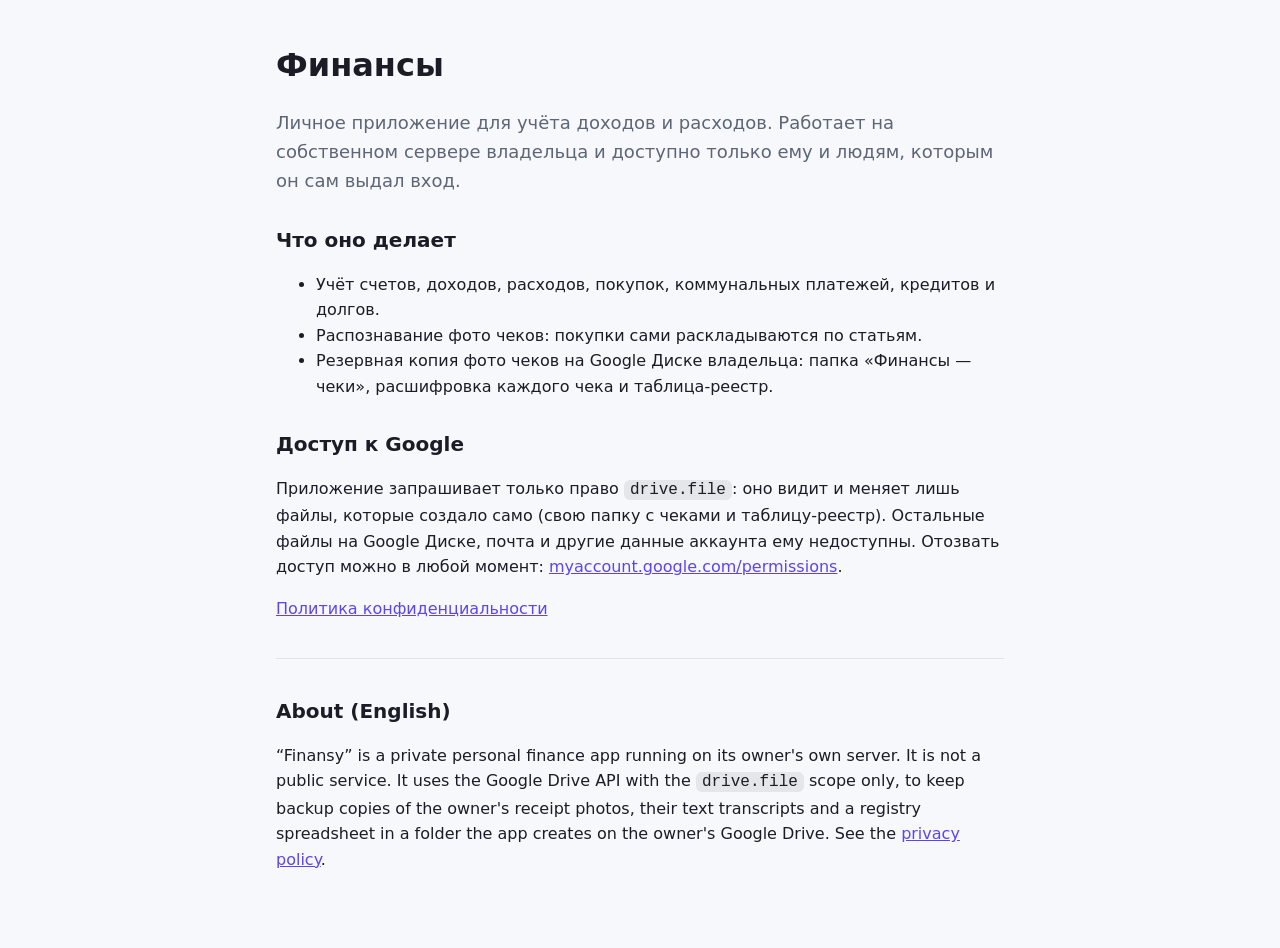
<file: index.html>
<!doctype html>
<html lang="ru">
<head>
<meta charset="utf-8">
<meta name="viewport" content="width=device-width, initial-scale=1">
<title>Финансы — личный учёт денег</title>
<link rel="stylesheet" href="style.css">
</head>
<body>
<main>
  <h1>Финансы</h1>
  <p class="lead">Личное приложение для учёта доходов и расходов. Работает на собственном сервере владельца и доступно только ему и людям, которым он сам выдал вход.</p>

  <h2>Что оно делает</h2>
  <ul>
    <li>Учёт счетов, доходов, расходов, покупок, коммунальных платежей, кредитов и долгов.</li>
    <li>Распознавание фото чеков: покупки сами раскладываются по статьям.</li>
    <li>Резервная копия фото чеков на Google Диске владельца: папка «Финансы — чеки», расшифровка каждого чека и таблица-реестр.</li>
  </ul>

  <h2>Доступ к Google</h2>
  <p>Приложение запрашивает только право <code>drive.file</code>: оно видит и меняет лишь файлы, которые создало само (свою папку с чеками и таблицу-реестр). Остальные файлы на Google Диске, почта и другие данные аккаунта ему недоступны. Отозвать доступ можно в любой момент: <a href="https://myaccount.google.com/permissions">myaccount.google.com/permissions</a>.</p>

  <p><a href="privacy.html">Политика конфиденциальности</a></p>

  <hr>
  <h2 lang="en">About (English)</h2>
  <p lang="en">“Finansy” is a private personal finance app running on its owner's own server. It is not a public service. It uses the Google Drive API with the <code>drive.file</code> scope only, to keep backup copies of the owner's receipt photos, their text transcripts and a registry spreadsheet in a folder the app creates on the owner's Google Drive. See the <a href="privacy.html">privacy policy</a>.</p>
</main>
</body>
</html>
</file>
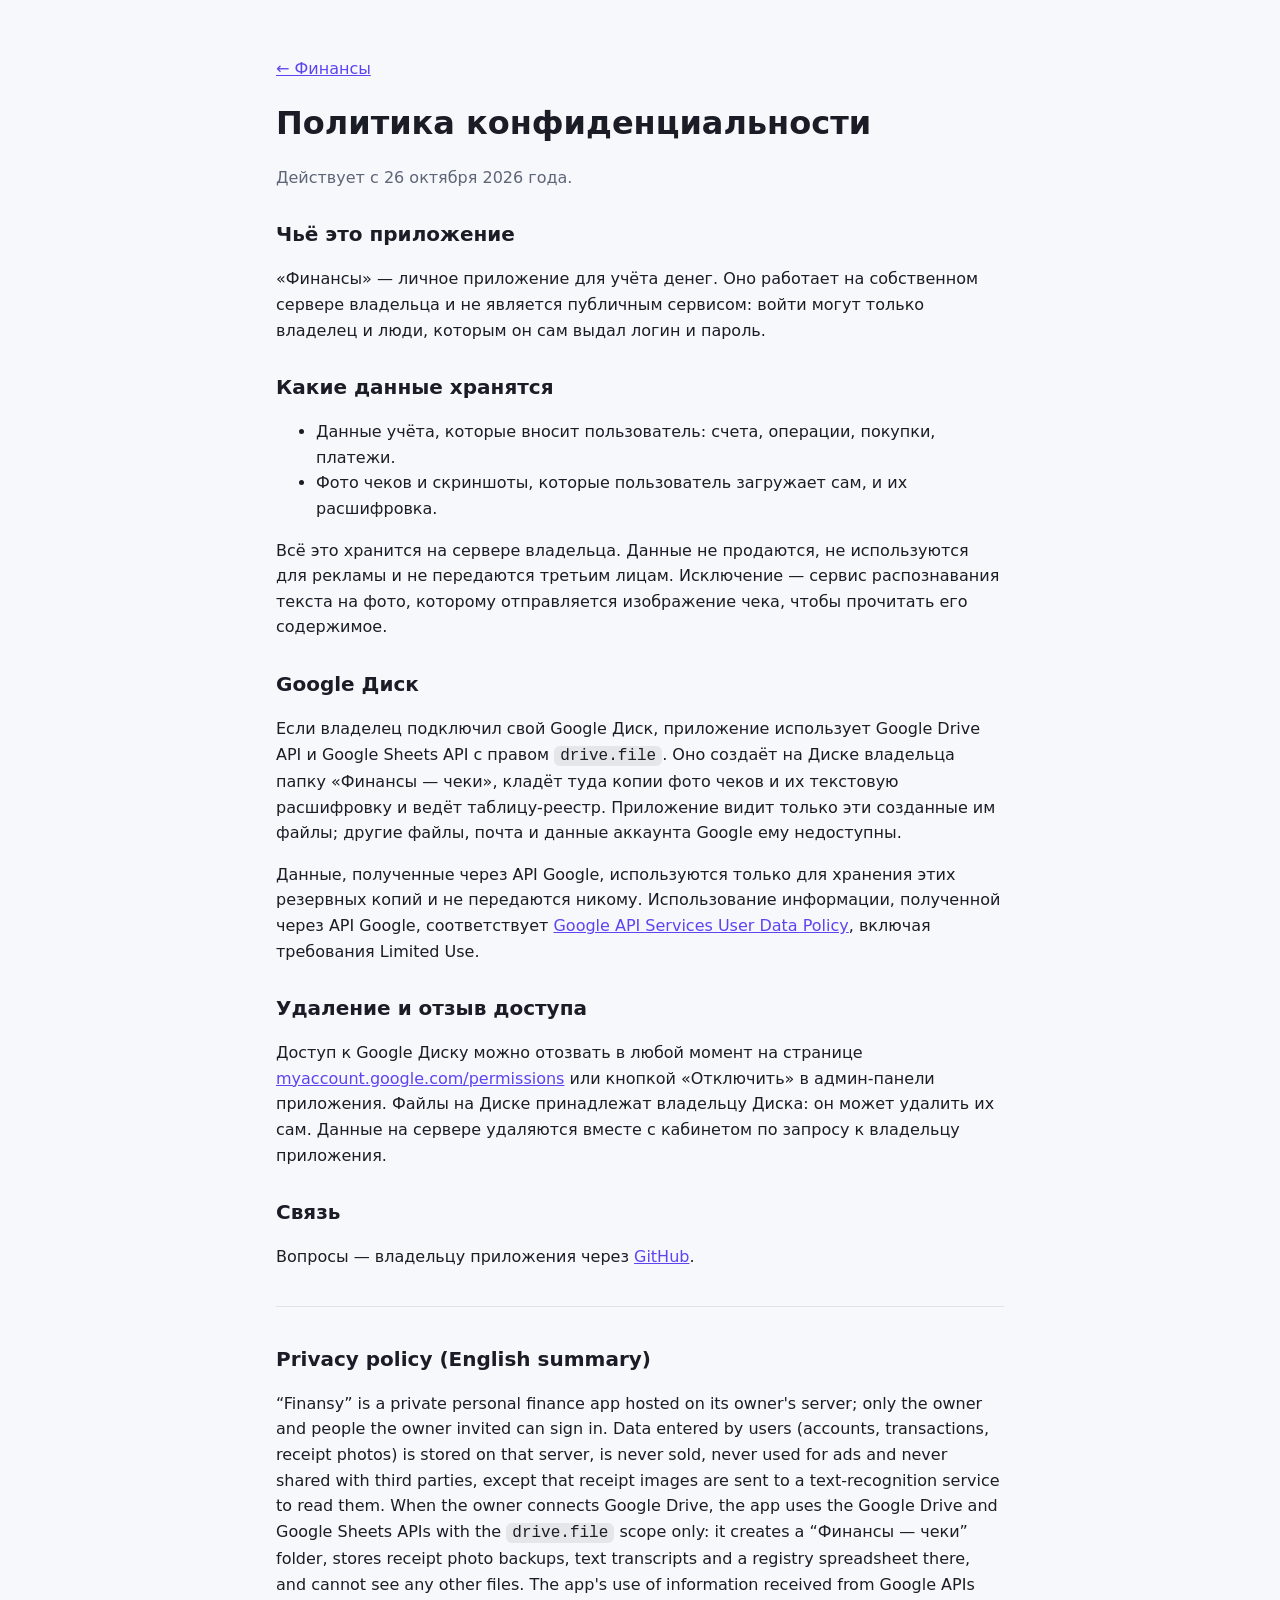
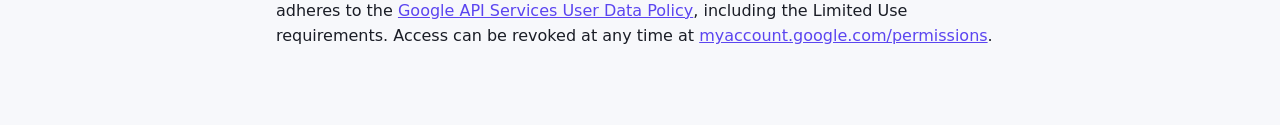
<file: privacy.html>
<!doctype html>
<html lang="ru">
<head>
<meta charset="utf-8">
<meta name="viewport" content="width=device-width, initial-scale=1">
<title>Финансы — политика конфиденциальности</title>
<link rel="stylesheet" href="style.css">
</head>
<body>
<main>
  <p><a href="./">← Финансы</a></p>
  <h1>Политика конфиденциальности</h1>
  <p class="muted">Действует с 26 октября 2026 года.</p>

  <h2>Чьё это приложение</h2>
  <p>«Финансы» — личное приложение для учёта денег. Оно работает на собственном сервере владельца и не является публичным сервисом: войти могут только владелец и люди, которым он сам выдал логин и пароль.</p>

  <h2>Какие данные хранятся</h2>
  <ul>
    <li>Данные учёта, которые вносит пользователь: счета, операции, покупки, платежи.</li>
    <li>Фото чеков и скриншоты, которые пользователь загружает сам, и их расшифровка.</li>
  </ul>
  <p>Всё это хранится на сервере владельца. Данные не продаются, не используются для рекламы и не передаются третьим лицам. Исключение — сервис распознавания текста на фото, которому отправляется изображение чека, чтобы прочитать его содержимое.</p>

  <h2>Google Диск</h2>
  <p>Если владелец подключил свой Google Диск, приложение использует Google Drive API и Google Sheets API с правом <code>drive.file</code>. Оно создаёт на Диске владельца папку «Финансы — чеки», кладёт туда копии фото чеков и их текстовую расшифровку и ведёт таблицу-реестр. Приложение видит только эти созданные им файлы; другие файлы, почта и данные аккаунта Google ему недоступны.</p>
  <p>Данные, полученные через API Google, используются только для хранения этих резервных копий и не передаются никому. Использование информации, полученной через API Google, соответствует <a href="https://developers.google.com/terms/api-services-user-data-policy">Google API Services User Data Policy</a>, включая требования Limited Use.</p>

  <h2>Удаление и отзыв доступа</h2>
  <p>Доступ к Google Диску можно отозвать в любой момент на странице <a href="https://myaccount.google.com/permissions">myaccount.google.com/permissions</a> или кнопкой «Отключить» в админ-панели приложения. Файлы на Диске принадлежат владельцу Диска: он может удалить их сам. Данные на сервере удаляются вместе с кабинетом по запросу к владельцу приложения.</p>

  <h2>Связь</h2>
  <p>Вопросы — владельцу приложения через <a href="https://github.com/grigorijmetalnikov-ux">GitHub</a>.</p>

  <hr>
  <h2 lang="en">Privacy policy (English summary)</h2>
  <p lang="en">“Finansy” is a private personal finance app hosted on its owner's server; only the owner and people the owner invited can sign in. Data entered by users (accounts, transactions, receipt photos) is stored on that server, is never sold, never used for ads and never shared with third parties, except that receipt images are sent to a text-recognition service to read them. When the owner connects Google Drive, the app uses the Google Drive and Google Sheets APIs with the <code>drive.file</code> scope only: it creates a “Финансы — чеки” folder, stores receipt photo backups, text transcripts and a registry spreadsheet there, and cannot see any other files. The app's use of information received from Google APIs adheres to the <a href="https://developers.google.com/terms/api-services-user-data-policy">Google API Services User Data Policy</a>, including the Limited Use requirements. Access can be revoked at any time at <a href="https://myaccount.google.com/permissions">myaccount.google.com/permissions</a>.</p>
</main>
</body>
</html>
</file>
<file: style.css>
:root { --bg: #0f1117; --fg: #e6e8ee; --muted: #9aa3b2; --accent: #8b7bff; --line: #262a36; color-scheme: dark; }
@media (prefers-color-scheme: light) { :root { --bg: #f7f8fb; --fg: #1a1d26; --muted: #5d6576; --accent: #5b45f0; --line: #dfe3ea; color-scheme: light; } }
* { box-sizing: border-box; }
body { margin: 0; background: var(--bg); color: var(--fg); font: 16px/1.6 system-ui, -apple-system, "Segoe UI", Roboto, sans-serif; }
main { max-width: 760px; margin: 0 auto; padding: 40px 16px 64px; }
h1 { font-size: 32px; margin: 0 0 8px; }
h2 { font-size: 20px; margin: 28px 0 8px; }
.lead { font-size: 18px; color: var(--muted); }
.muted { color: var(--muted); }
a { color: var(--accent); }
code { background: rgba(127, 127, 127, .15); padding: 1px 6px; border-radius: 6px; }
hr { border: 0; border-top: 1px solid var(--line); margin: 36px 0; }
</file>
